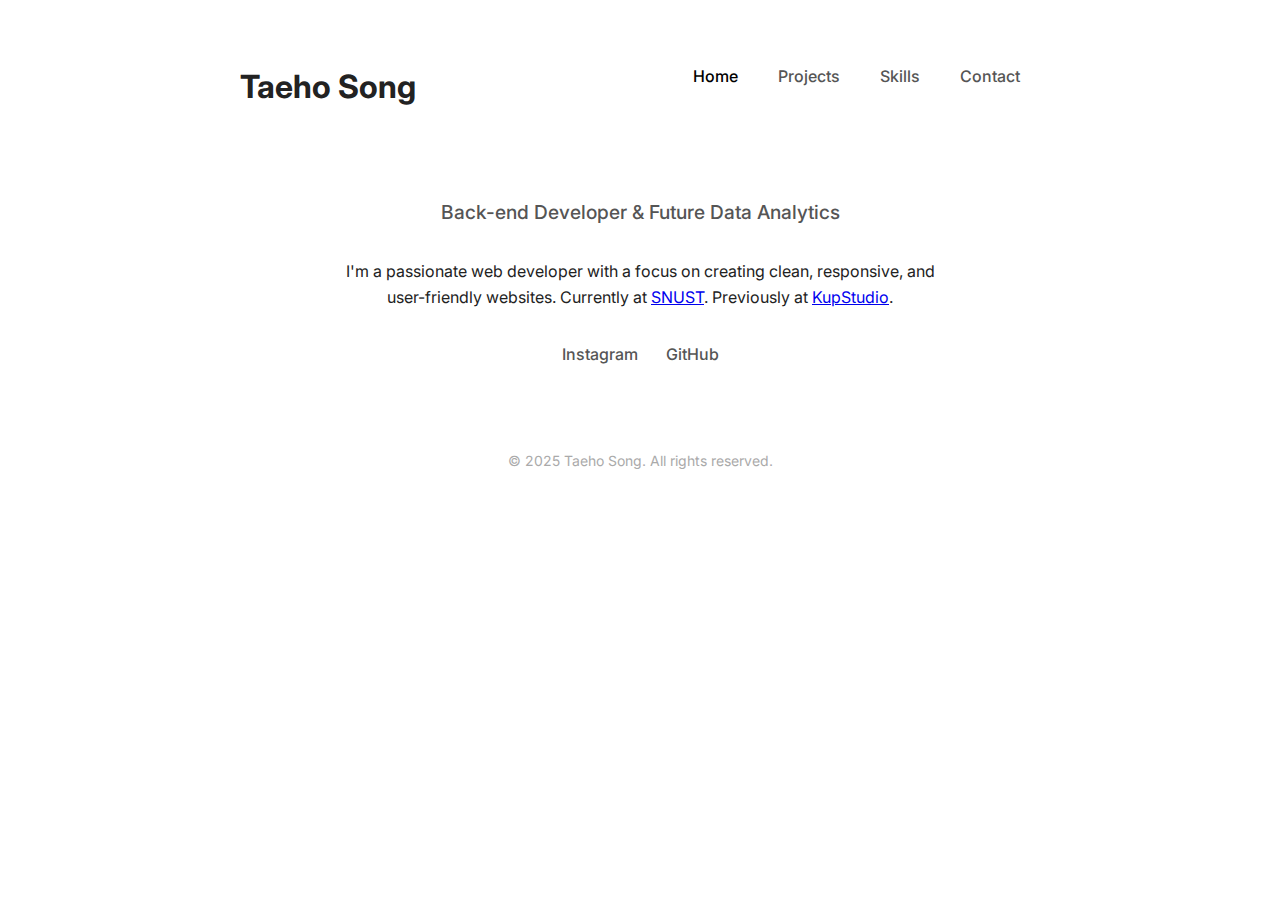
<file: index.html>
<!DOCTYPE html>
<html lang="en">
<head>
    <meta charset="UTF-8">
    <meta name="viewport" content="width=device-width, initial-scale=1.0">
    <title>Taeho Song</title>
    <link rel="stylesheet" href="css/style.css">
</head>
<body>
    <div class="container">
        <header>
            <div class="header-content">
                <h1>Taeho Song</h1>
                <nav>
                    <ul>
                        <li><a href="index.html" class="active">Home</a></li>
                        <li><a href="projects.html">Projects</a></li>
                        <li><a href="skills.html">Skills</a></li>
                        <li><a href="contact.html">Contact</a></li>
                    </ul>
                </nav>
            </div>
        </header>
        
        <main>
            <section class="hero">
                <h2>Back-end Developer & Future Data Analytics</h2>
            </section>
            
            <section class="about">
                <p>I'm a passionate web developer with a focus on creating clean, responsive, and user-friendly websites. Currently at <a href="https://www.seoultech.ac.kr/">SNUST</a>. Previously at <a href="https://kupstudio.com/">KupStudio</a>.</p>
            </section>
            
            <section class="links">
                <a href="https://www.instagram.com/tae_h0619/">Instagram</a>
                <a href="https://github.com/sth00619">GitHub</a>
            </section>
        </main>
        
        <footer>
            <p>&copy; 2025 Taeho Song. All rights reserved.</p>
        </footer>
    </div>
</body>
</html>
</file>
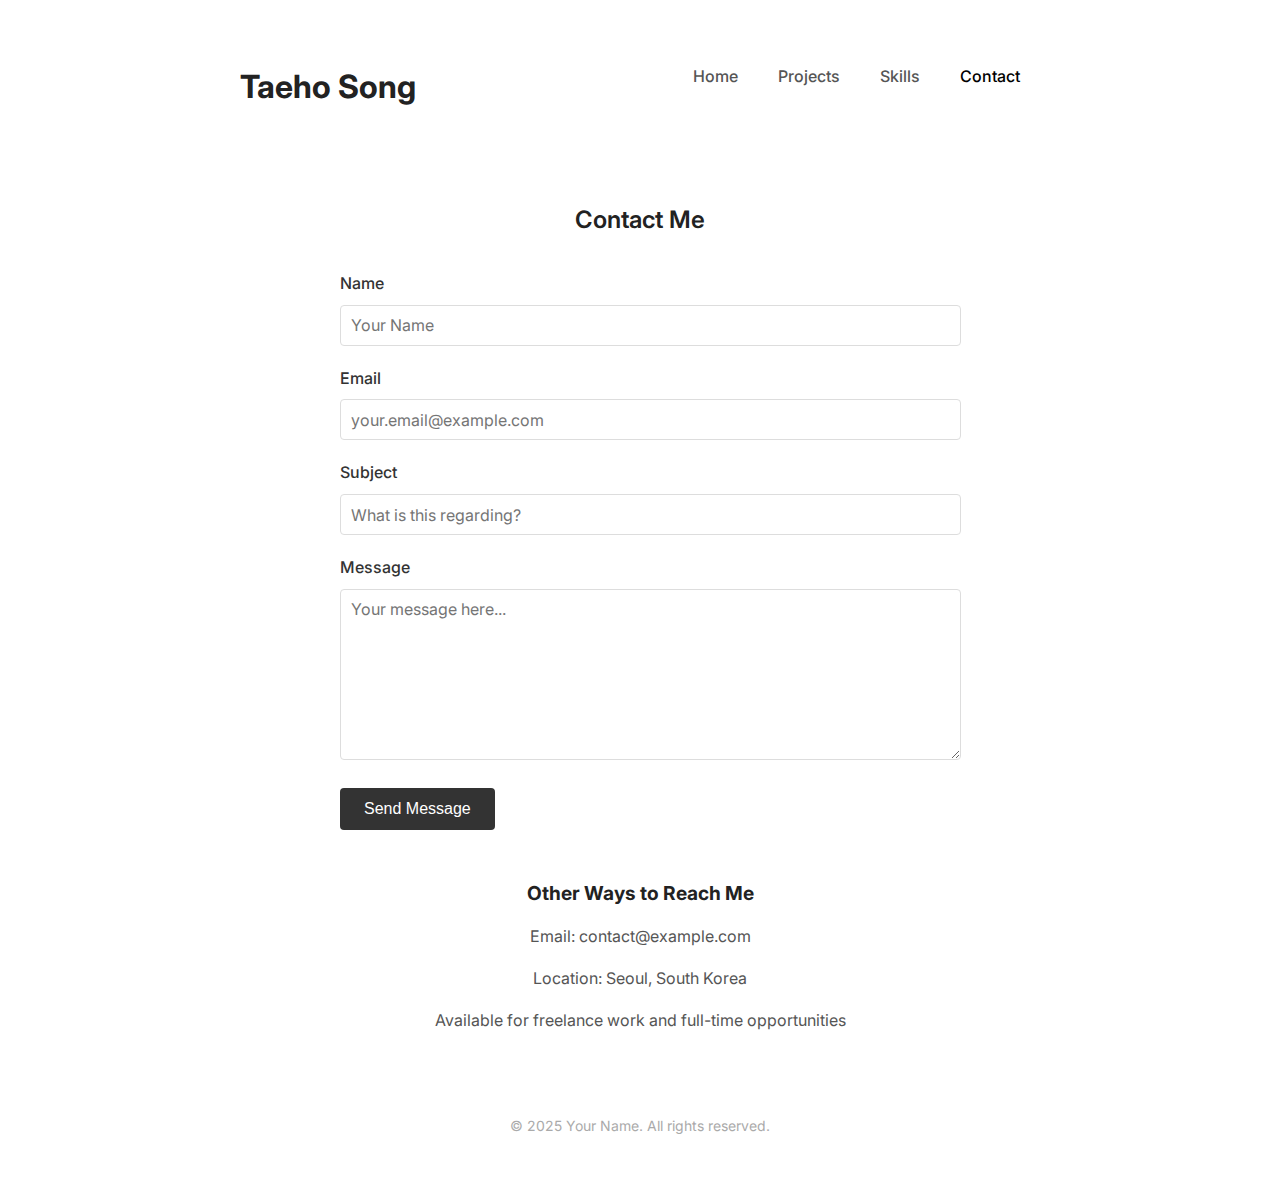
<file: contact.html>
<!DOCTYPE html>
<html lang="en">
<head>
    <meta charset="UTF-8">
    <meta name="viewport" content="width=device-width, initial-scale=1.0">
    <title>Taeho Song - Contact</title>
    <link rel="stylesheet" href="css/style.css">
</head>
<body>
    <div class="container">
        <header>
            <div class="header-content">
                <h1>Taeho Song</h1>
                <nav>
                    <ul>
                        <li><a href="index.html">Home</a></li>
                        <li><a href="projects.html">Projects</a></li>
                        <li><a href="skills.html">Skills</a></li>
                        <li><a href="contact.html" class="active">Contact</a></li>
                    </ul>
                </nav>
            </div>
        </header>
        
        <main>
            <section class="page-title">
                <h2>Contact Me</h2>
            </section>
            
            <section class="contact-form-container">
                <form class="contact-form">
                    <div class="form-group">
                        <label for="name">Name</label>
                        <input type="text" id="name" name="name" placeholder="Your Name" required>
                    </div>
                    
                    <div class="form-group">
                        <label for="email">Email</label>
                        <input type="email" id="email" name="email" placeholder="your.email@example.com" required>
                    </div>
                    
                    <div class="form-group">
                        <label for="subject">Subject</label>
                        <input type="text" id="subject" name="subject" placeholder="What is this regarding?" required>
                    </div>
                    
                    <div class="form-group">
                        <label for="message">Message</label>
                        <textarea id="message" name="message" placeholder="Your message here..." required></textarea>
                    </div>
                    
                    <button type="submit">Send Message</button>
                </form>
            </section>
            
            <section class="contact-info">
                <h3>Other Ways to Reach Me</h3>
                <p>Email: contact@example.com</p>
                <p>Location: Seoul, South Korea</p>
                <p>Available for freelance work and full-time opportunities</p>
            </section>
        </main>
        
        <footer>
            <p>&copy; 2025 Your Name. All rights reserved.</p>
        </footer>
    </div>
</body>
</html>
</file>
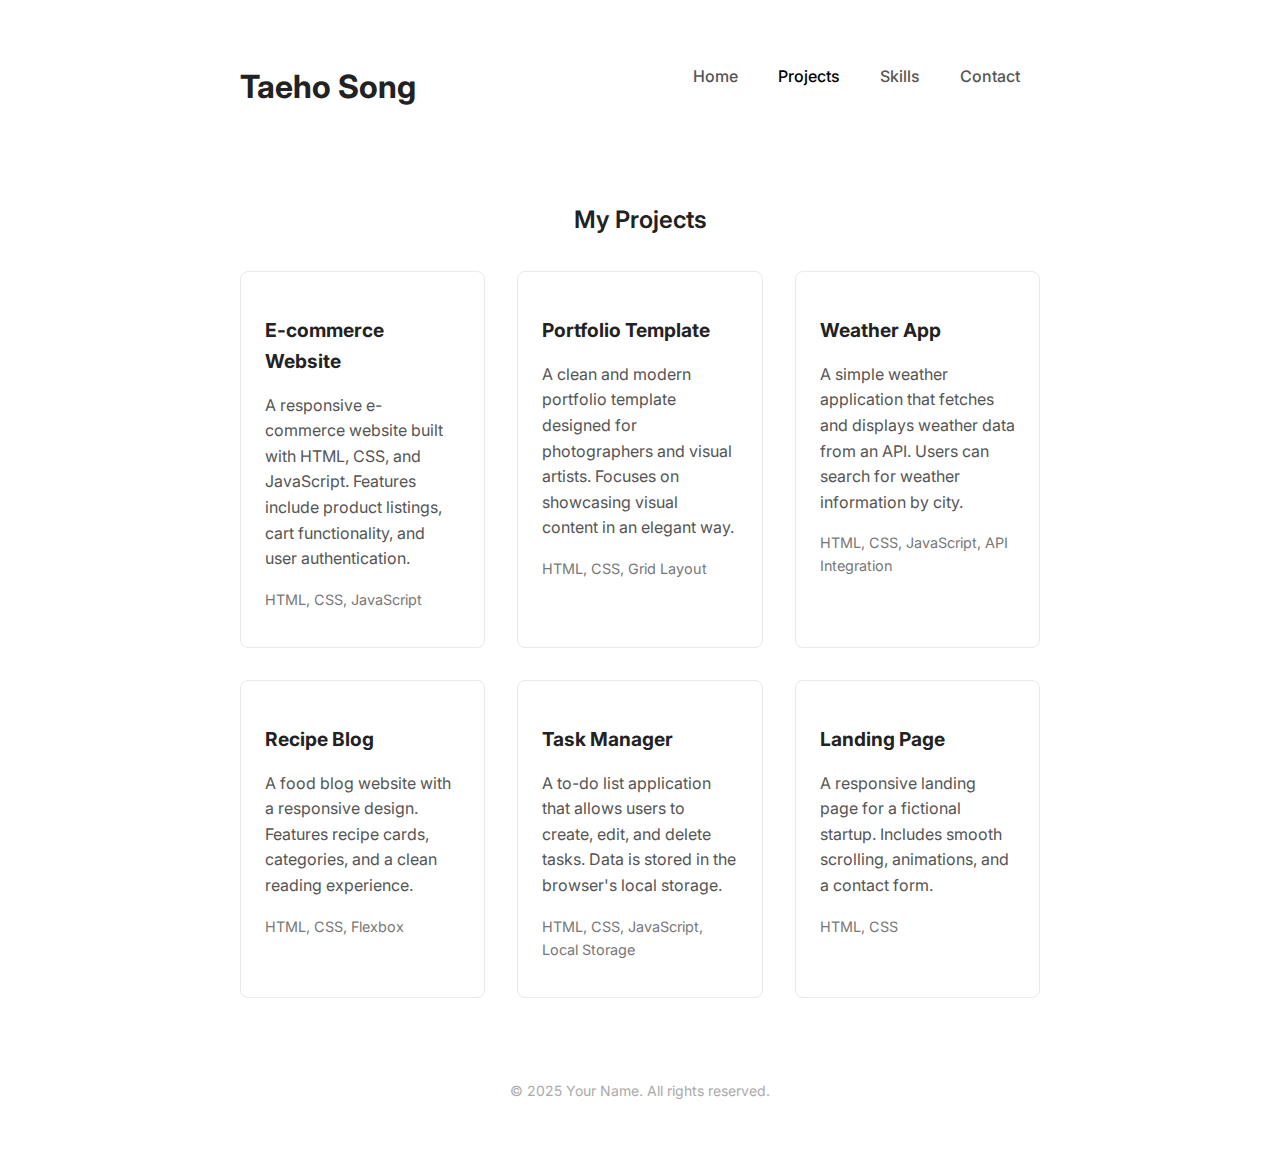
<file: projects.html>
<!DOCTYPE html>
<html lang="en">
<head>
    <meta charset="UTF-8">
    <meta name="viewport" content="width=device-width, initial-scale=1.0">
    <title>Taeho Song - Projects</title>
    <link rel="stylesheet" href="css/style.css">
</head>
<body>
    <div class="container">
        <header>
            <div class="header-content">
                <h1>Taeho Song</h1>
                <nav>
                    <ul>
                        <li><a href="index.html">Home</a></li>
                        <li><a href="projects.html" class="active">Projects</a></li>
                        <li><a href="skills.html">Skills</a></li>
                        <li><a href="contact.html">Contact</a></li>
                    </ul>
                </nav>
            </div>
        </header>
        
        <main>
            <section class="page-title">
                <h2>My Projects</h2>
            </section>
            
            <section class="projects-grid">
                <!-- Project 1 -->
                <article class="project-card">
                    <h3>E-commerce Website</h3>
                    <p>A responsive e-commerce website built with HTML, CSS, and JavaScript. Features include product listings, cart functionality, and user authentication.</p>
                    <p class="technologies">HTML, CSS, JavaScript</p>
                </article>

                <!-- Project 2 -->
                <article class="project-card">
                    <h3>Portfolio Template</h3>
                    <p>A clean and modern portfolio template designed for photographers and visual artists. Focuses on showcasing visual content in an elegant way.</p>
                    <p class="technologies">HTML, CSS, Grid Layout</p>
                </article>

                <!-- Project 3 -->
                <article class="project-card">
                    <h3>Weather App</h3>
                    <p>A simple weather application that fetches and displays weather data from an API. Users can search for weather information by city.</p>
                    <p class="technologies">HTML, CSS, JavaScript, API Integration</p>
                </article>

                <!-- Project 4 -->
                <article class="project-card">
                    <h3>Recipe Blog</h3>
                    <p>A food blog website with a responsive design. Features recipe cards, categories, and a clean reading experience.</p>
                    <p class="technologies">HTML, CSS, Flexbox</p>
                </article>

                <!-- Project 5 -->
                <article class="project-card">
                    <h3>Task Manager</h3>
                    <p>A to-do list application that allows users to create, edit, and delete tasks. Data is stored in the browser's local storage.</p>
                    <p class="technologies">HTML, CSS, JavaScript, Local Storage</p>
                </article>

                <!-- Project 6 -->
                <article class="project-card">
                    <h3>Landing Page</h3>
                    <p>A responsive landing page for a fictional startup. Includes smooth scrolling, animations, and a contact form.</p>
                    <p class="technologies">HTML, CSS</p>
                </article>
            </section>
        </main>
        
        <footer>
            <p>&copy; 2025 Your Name. All rights reserved.</p>
        </footer>
    </div>
</body>
</html>
</file>
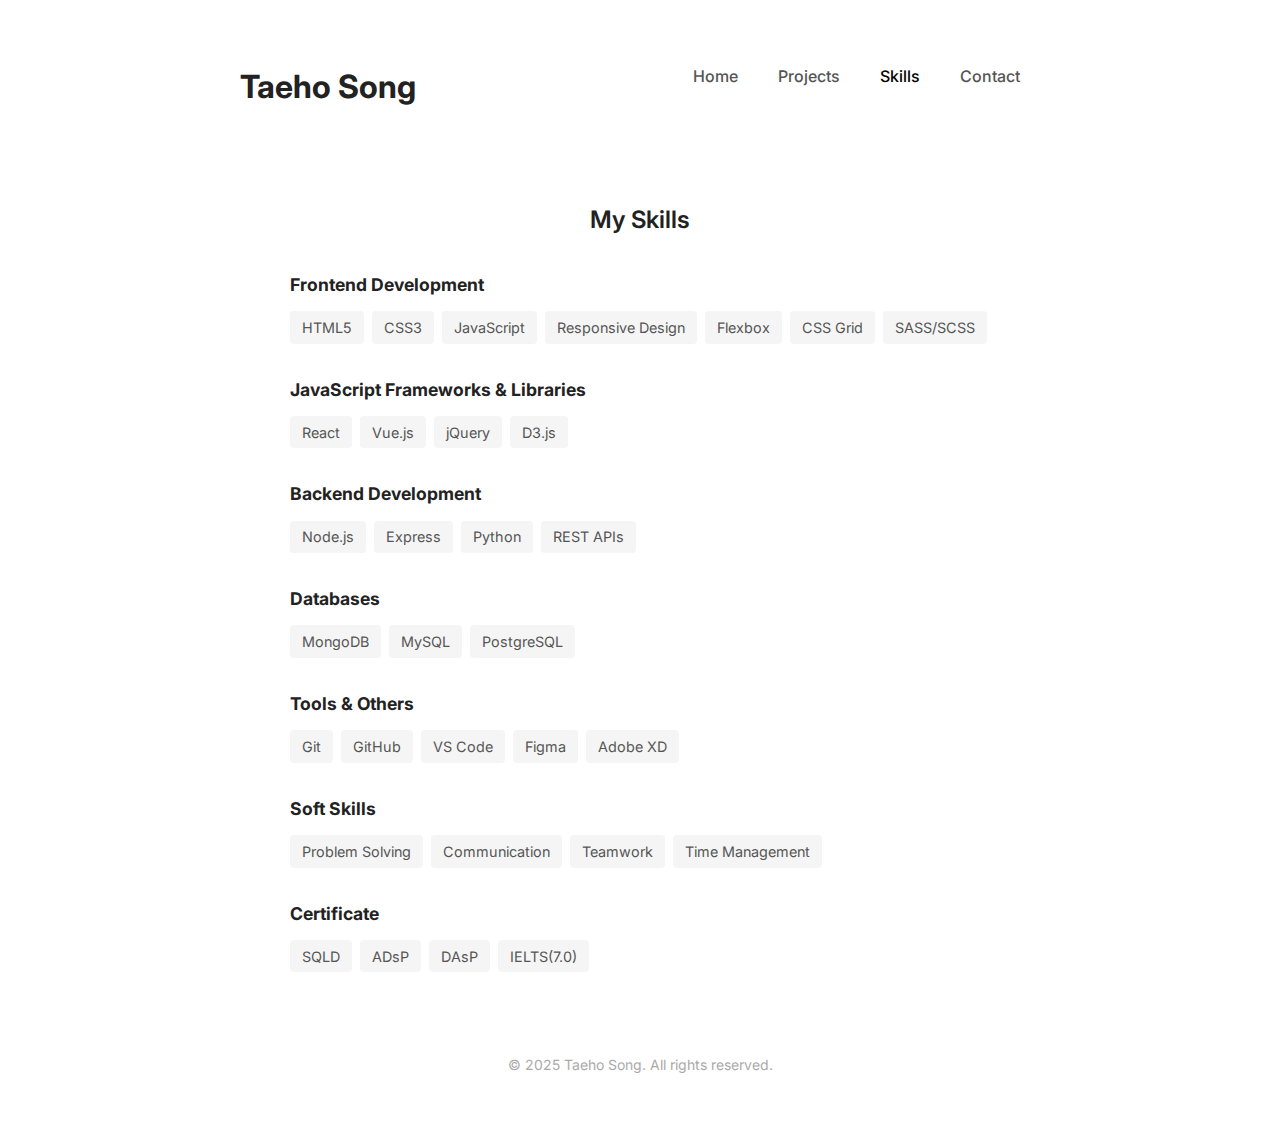
<file: skills.html>
<!DOCTYPE html>
<html lang="en">
<head>
    <meta charset="UTF-8">
    <meta name="viewport" content="width=device-width, initial-scale=1.0">
    <title>Taeho Song - Skills</title>
    <link rel="stylesheet" href="css/style.css">
</head>
<body>
    <div class="container">
        <header>
            <div class="header-content">
                <h1>Taeho Song</h1>
                <nav>
                    <ul>
                        <li><a href="index.html">Home</a></li>
                        <li><a href="projects.html">Projects</a></li>
                        <li><a href="skills.html" class="active">Skills</a></li>
                        <li><a href="contact.html">Contact</a></li>
                    </ul>
                </nav>
            </div>
        </header>
        
        <main>
            <section class="page-title">
                <h2>My Skills</h2>
            </section>
            
            <div class="skills-container">
                <!-- Frontend Skills -->
                <div class="skill-category">
                    <h3>Frontend Development</h3>
                    <div class="skills-list">
                        <span class="skill-tag">HTML5</span>
                        <span class="skill-tag">CSS3</span>
                        <span class="skill-tag">JavaScript</span>
                        <span class="skill-tag">Responsive Design</span>
                        <span class="skill-tag">Flexbox</span>
                        <span class="skill-tag">CSS Grid</span>
                        <span class="skill-tag">SASS/SCSS</span>
                    </div>
                </div>

                <!-- JavaScript Frameworks -->
                <div class="skill-category">
                    <h3>JavaScript Frameworks & Libraries</h3>
                    <div class="skills-list">
                        <span class="skill-tag">React</span>
                        <span class="skill-tag">Vue.js</span>
                        <span class="skill-tag">jQuery</span>
                        <span class="skill-tag">D3.js</span>
                    </div>
                </div>

                <!-- Backend Skills -->
                <div class="skill-category">
                    <h3>Backend Development</h3>
                    <div class="skills-list">
                        <span class="skill-tag">Node.js</span>
                        <span class="skill-tag">Express</span>
                        <span class="skill-tag">Python</span>
                        <span class="skill-tag">REST APIs</span>
                    </div>
                </div>

                <!-- Database Skills -->
                <div class="skill-category">
                    <h3>Databases</h3>
                    <div class="skills-list">
                        <span class="skill-tag">MongoDB</span>
                        <span class="skill-tag">MySQL</span>
                        <span class="skill-tag">PostgreSQL</span>
                    </div>
                </div>

                <!-- Tools -->
                <div class="skill-category">
                    <h3>Tools & Others</h3>
                    <div class="skills-list">
                        <span class="skill-tag">Git</span>
                        <span class="skill-tag">GitHub</span>
                        <span class="skill-tag">VS Code</span>
                        <span class="skill-tag">Figma</span>
                        <span class="skill-tag">Adobe XD</span>
                    </div>
                </div>

                <!-- Soft Skills -->
                <div class="skill-category">
                    <h3>Soft Skills</h3>
                    <div class="skills-list">
                        <span class="skill-tag">Problem Solving</span>
                        <span class="skill-tag">Communication</span>
                        <span class="skill-tag">Teamwork</span>
                        <span class="skill-tag">Time Management</span>
                    </div>
                </div>

                <!-- Cerficate -->
                <div class="skill-category">
                    <h3>Certificate</h3>
                    <div class="skills-list">
                        <span class="skill-tag">SQLD</span>
                        <span class="skill-tag">ADsP</span>
                        <span class="skill-tag">DAsP</span>
                        <span class="skill-tag">IELTS(7.0)</span>
                    </div>
                </div>
            </div>
        </main>
        
        <footer>
            <p>&copy; 2025 Taeho Song. All rights reserved.</p>
        </footer>
    </div>
</body>
</html>
</file>
<file: css/style.css>
@import url('https://fonts.googleapis.com/css2?family=Inter:wght@400;500;700&display=swap');

body {
    font-family: 'Inter', sans-serif;
    background-color: #ffffff;
    color: #222222;
    margin: 0;
    padding: 0;
    line-height: 1.6;
}

.container {
    max-width: 800px;
    margin: 0 auto;
    padding: 20px;
    text-align: center;
}

/* Header Styles */
header {
    padding: 20px 0;
}

.header-content {
    display: flex;
    flex-direction: column;
    align-items: center;
    justify-content: space-between;
    margin-bottom: 2rem;
}

header h1 {
    font-size: 2rem;
    font-weight: 700;
    margin-bottom: 1rem;
}

nav ul {
    list-style: none;
    display: flex;
    padding: 0;
    margin: 0;
}

nav li {
    margin: 0 10px;
}

nav a {
    text-decoration: none;
    color: #555555;
    font-weight: 500;
    padding: 5px 10px;
    transition: color 0.3s ease;
}

nav a:hover, nav a.active {
    color: #000000;
}

/* Main Content Styles */
.hero {
    margin-bottom: 2rem;
}

.hero h2 {
    font-size: 1.2rem;
    font-weight: 500;
    color: #555555;
    margin-bottom: 1.5rem;
}

.page-title h2 {
    font-size: 1.5rem;
    font-weight: 600;
    margin-bottom: 2rem;
}

.about p {
    font-size: 1rem;
    margin-bottom: 2rem;
    max-width: 600px;
    margin-left: auto;
    margin-right: auto;
}

.links {
    margin-bottom: 2rem;
}

.links a {
    text-decoration: none;
    color: #555555;
    font-weight: 500;
    margin: 0 12px;
    transition: color 0.3s ease;
}

.links a:hover {
    color: #000000;
}

/* Projects Page Styles */
.projects-grid {
    display: grid;
    grid-template-columns: 1fr;
    gap: 2rem;
    text-align: left;
}

.project-card {
    padding: 1.5rem;
    border: 1px solid #eaeaea;
    border-radius: 8px;
    transition: transform 0.3s ease, box-shadow 0.3s ease;
}

.project-card:hover {
    transform: translateY(-5px);
    box-shadow: 0 5px 15px rgba(0, 0, 0, 0.05);
}

.project-card h3 {
    font-size: 1.2rem;
    margin-bottom: 0.75rem;
    color: #222222;
}

.project-card p {
    margin-bottom: 0.75rem;
    color: #555555;
}

.project-card .technologies {
    font-size: 0.9rem;
    color: #777777;
    margin-top: 1rem;
}

/* Skills Page Styles */
.skills-container {
    max-width: 700px;
    margin: 0 auto;
}

.skill-category {
    margin-bottom: 2rem;
    text-align: left;
}

.skill-category h3 {
    font-size: 1.1rem;
    margin-bottom: 0.75rem;
    color: #222222;
}

.skills-list {
    display: flex;
    flex-wrap: wrap;
    gap: 0.5rem;
}

.skill-tag {
    background-color: #f5f5f5;
    padding: 0.3rem 0.75rem;
    border-radius: 4px;
    font-size: 0.9rem;
    color: #555555;
}

/* Footer Styles */
footer {
    margin-top: 3rem;
    padding: 20px 0;
}

footer p {
    font-size: 0.875rem;
    color: #aaaaaa;
}

/* Contact Page Styles */
.contact-form-container {
    max-width: 600px;
    margin: 0 auto 2rem;
}

.contact-form {
    text-align: left;
}

.form-group {
    margin-bottom: 1.25rem;
}

.form-group label {
    display: block;
    margin-bottom: 0.5rem;
    font-weight: 500;
    color: #333333;
}

.form-group input,
.form-group textarea {
    width: 100%;
    padding: 0.6rem;
    border: 1px solid #dddddd;
    border-radius: 4px;
    font-family: 'Inter', sans-serif;
    font-size: 1rem;
}

.form-group textarea {
    min-height: 150px;
    resize: vertical;
}

button[type="submit"] {
    background-color: #333333;
    color: white;
    border: none;
    padding: 0.75rem 1.5rem;
    border-radius: 4px;
    font-size: 1rem;
    cursor: pointer;
    transition: background-color 0.3s ease;
}

button[type="submit"]:hover {
    background-color: #555555;
}

.contact-info {
    margin-top: 3rem;
    text-align: center;
}

.contact-info h3 {
    font-size: 1.2rem;
    margin-bottom: 1rem;
}

.contact-info p {
    margin-bottom: 0.5rem;
    color: #555555;
}

/* Responsive Styles */
@media (min-width: 768px) {
    .header-content {
        flex-direction: row;
        margin-bottom: 3rem;
    }
    
    header h1 {
        margin-bottom: 0;
    }
    
    .projects-grid {
        grid-template-columns: repeat(2, 1fr);
    }
}

@media (min-width: 992px) {
    .projects-grid {
        grid-template-columns: repeat(3, 1fr);
    }
}

@media (max-width: 600px) {
    nav ul {
        flex-direction: column;
        align-items: center;
    }
    
    nav li {
        margin: 5px 0;
    }
    
    .links a {
        display: block;
        margin: 10px 0;
    }
    
    .projects-grid {
        gap: 1.5rem;
    }
}
</file>
